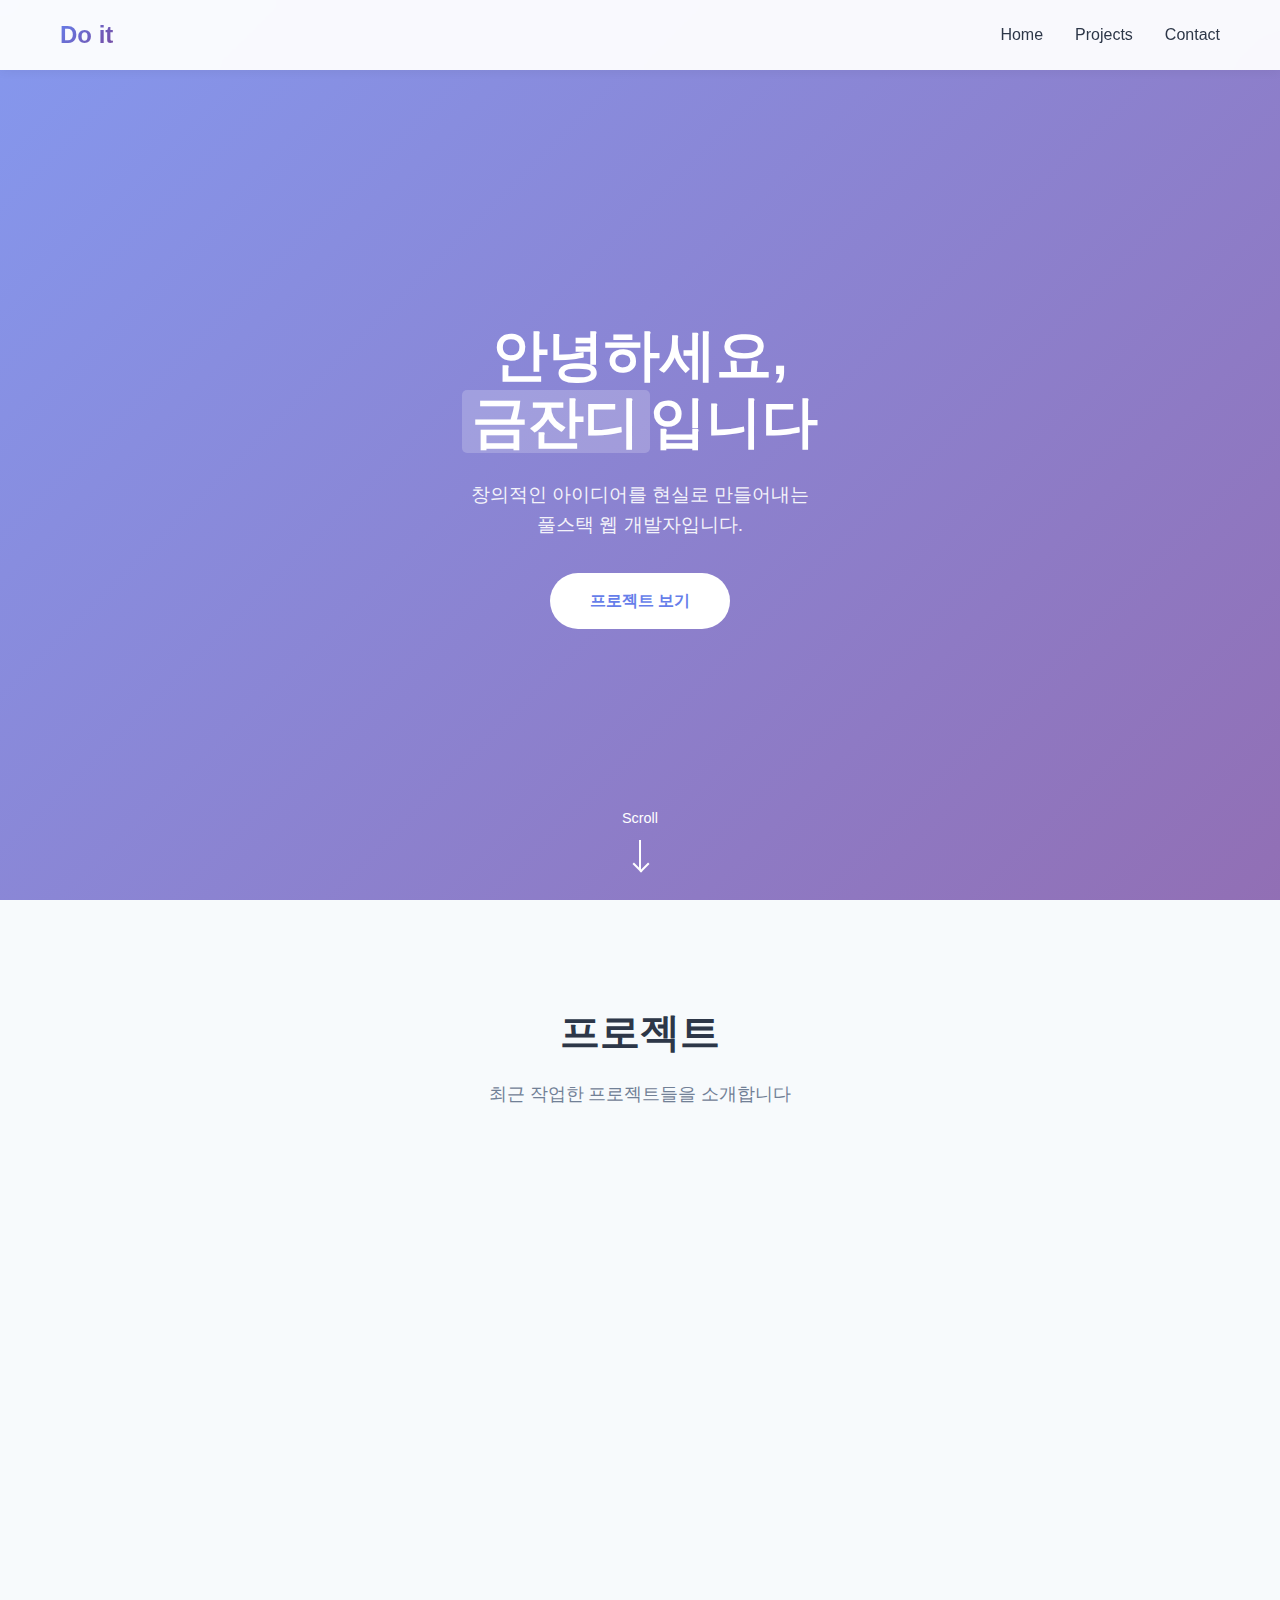
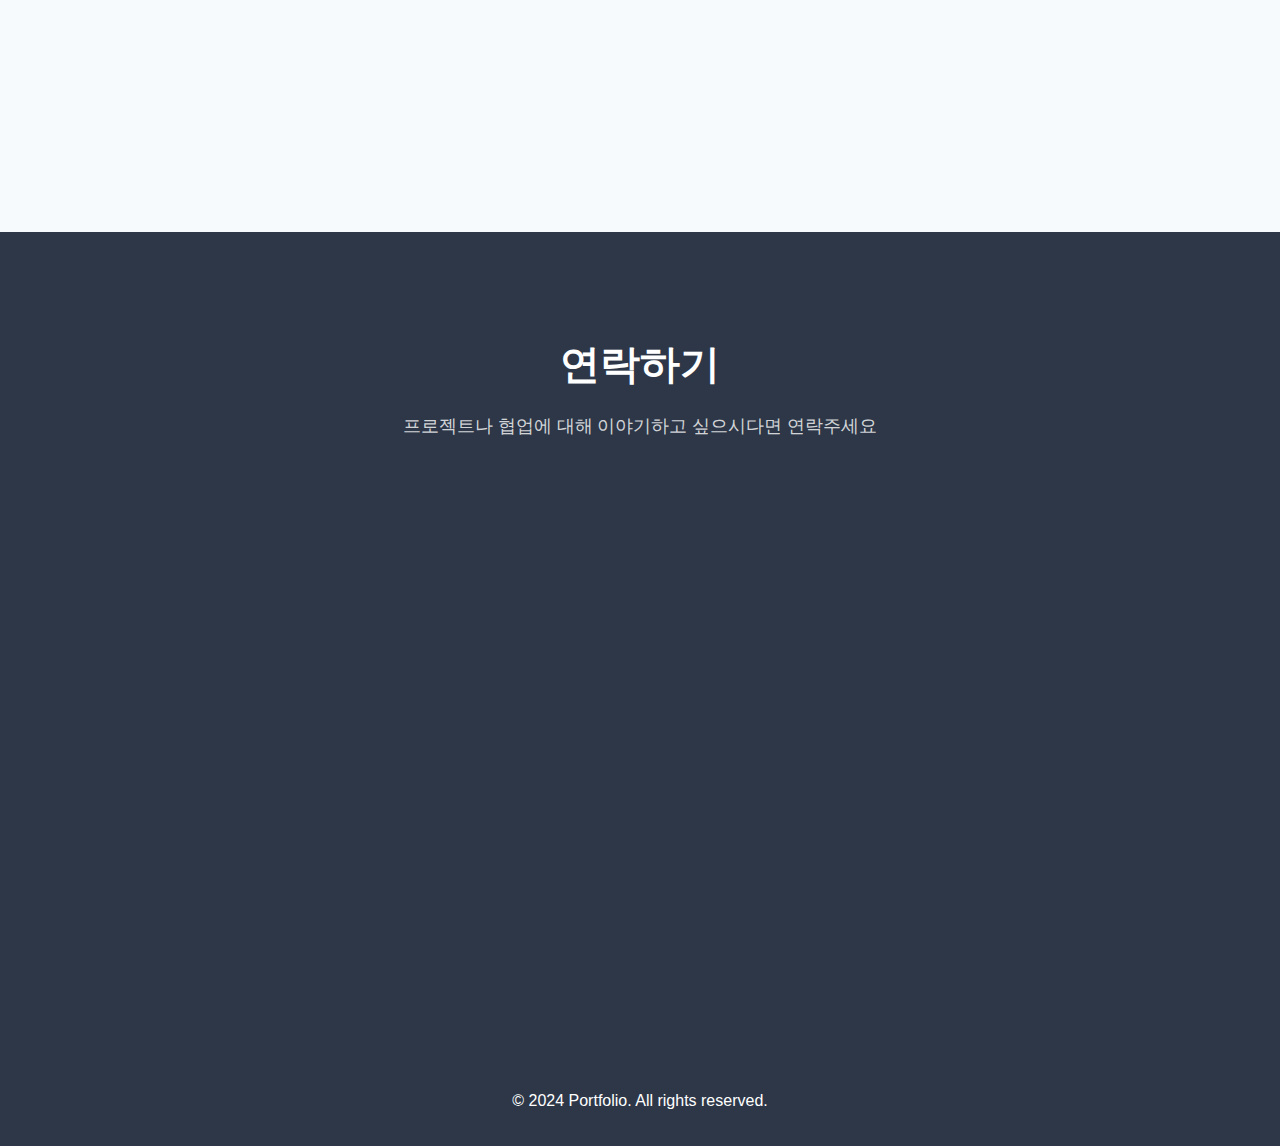
<file: index.html>
<!DOCTYPE html>
<html lang="ko">
<head>
    <meta charset="UTF-8">
    <meta name="viewport" content="width=device-width, initial-scale=1.0">
    <title>Portfolio - 개발자 포트폴리오</title>
    <link rel="stylesheet" href="style.css">
</head>
<body>
    <!-- 네비게이션 -->
    <nav class="navbar">
        <div class="container">
            <div class="nav-wrapper">
                <div class="logo">
                    <a href="#home">Do it</a>
                </div>
                <ul class="nav-menu" id="navMenu">
                    <li><a href="#home" class="nav-link">Home</a></li>
                    <li><a href="#projects" class="nav-link">Projects</a></li>
                    <li><a href="#contact" class="nav-link">Contact</a></li>
                </ul>
                <button class="hamburger" id="hamburger">
                    <span></span>
                    <span></span>
                    <span></span>
                </button>
            </div>
        </div>
    </nav>

    <!-- 히어로 섹션 -->
    <section id="home" class="hero">
        <div class="hero-background"></div>
        <div class="hero-content">
            <div class="hero-text">
                <h1 class="hero-title">
                    안녕하세요,<br>
                    <span class="highlight">금잔디</span>입니다
                </h1>
                <p class="hero-description">
                    창의적인 아이디어를 현실로 만들어내는<br>
                    풀스택 웹 개발자입니다.
                </p>
                <a href="#projects" class="cta-button">프로젝트 보기</a>
            </div>
        </div>
        <div class="scroll-indicator">
            <span>Scroll</span>
            <div class="scroll-arrow"></div>
        </div>
    </section>

    <!-- 프로젝트 섹션 -->
    <section id="projects" class="projects">
        <div class="container">
            <h2 class="section-title">프로젝트</h2>
            <p class="section-subtitle">최근 작업한 프로젝트들을 소개합니다</p>
            
            <div class="projects-grid">
                <div class="project-card">
                    <div class="project-image">
                        <div class="project-placeholder project-1"></div>
                    </div>
                    <div class="project-content">
                        <h3 class="project-title">E-Commerce Platform</h3>
                        <p class="project-description">
                            React와 Node.js를 활용한 풀스택 전자상거래 플랫폼입니다. 
                            사용자 인증, 결제 시스템, 상품 관리 기능을 구현했습니다.
                        </p>
                        <div class="project-tags">
                            <span class="tag">React</span>
                            <span class="tag">Node.js</span>
                            <span class="tag">MongoDB</span>
                        </div>
                        <a href="#" class="project-link">자세히 보기 →</a>
                    </div>
                </div>

                <div class="project-card">
                    <div class="project-image">
                        <div class="project-placeholder project-2"></div>
                    </div>
                    <div class="project-content">
                        <h3 class="project-title">Task Management App</h3>
                        <p class="project-description">
                            팀 협업을 위한 태스크 관리 애플리케이션입니다. 
                            실시간 업데이트, 드래그 앤 드롭 기능을 제공합니다.
                        </p>
                        <div class="project-tags">
                            <span class="tag">Vue.js</span>
                            <span class="tag">Firebase</span>
                            <span class="tag">TypeScript</span>
                        </div>
                        <a href="#" class="project-link">자세히 보기 →</a>
                    </div>
                </div>

                <div class="project-card">
                    <div class="project-image">
                        <div class="project-placeholder project-3"></div>
                    </div>
                    <div class="project-content">
                        <h3 class="project-title">Weather Dashboard</h3>
                        <p class="project-description">
                            실시간 날씨 정보를 제공하는 대시보드입니다. 
                            여러 도시의 날씨를 한눈에 확인할 수 있습니다.
                        </p>
                        <div class="project-tags">
                            <span class="tag">JavaScript</span>
                            <span class="tag">API</span>
                            <span class="tag">CSS3</span>
                        </div>
                        <a href="#" class="project-link">자세히 보기 →</a>
                    </div>
                </div>
            </div>
        </div>
    </section>

    <!-- Contact 섹션 -->
    <section id="contact" class="contact">
        <div class="container">
            <h2 class="section-title">연락하기</h2>
            <p class="section-subtitle">프로젝트나 협업에 대해 이야기하고 싶으시다면 연락주세요</p>
            
            <div class="contact-wrapper">
                <div class="contact-info">
                    <div class="info-item">
                        <div class="info-icon">📧</div>
                        <div class="info-content">
                            <h3>Email</h3>
                            <p>contact@portfolio.com</p>
                        </div>
                    </div>
                    <div class="info-item">
                        <div class="info-icon">📱</div>
                        <div class="info-content">
                            <h3>Phone</h3>
                            <p>010-1234-5678</p>
                        </div>
                    </div>
                    <div class="info-item">
                        <div class="info-icon">📍</div>
                        <div class="info-content">
                            <h3>Location</h3>
                            <p>Seoul, South Korea</p>
                        </div>
                    </div>
                </div>

                <form class="contact-form" id="contactForm">
                    <div class="form-group">
                        <label for="name">이름</label>
                        <input type="text" id="name" name="name" required>
                    </div>
                    <div class="form-group">
                        <label for="email">이메일</label>
                        <input type="email" id="email" name="email" required>
                    </div>
                    <div class="form-group">
                        <label for="message">메시지</label>
                        <textarea id="message" name="message" rows="5" required></textarea>
                    </div>
                    <button type="submit" class="submit-btn">메시지 보내기</button>
                </form>
            </div>
        </div>
    </section>

    <!-- 푸터 -->
    <footer class="footer">
        <div class="container">
            <p>&copy; 2024 Portfolio. All rights reserved.</p>
        </div>
    </footer>

    <script src="script.js"></script>
</body>
</html>
</file>
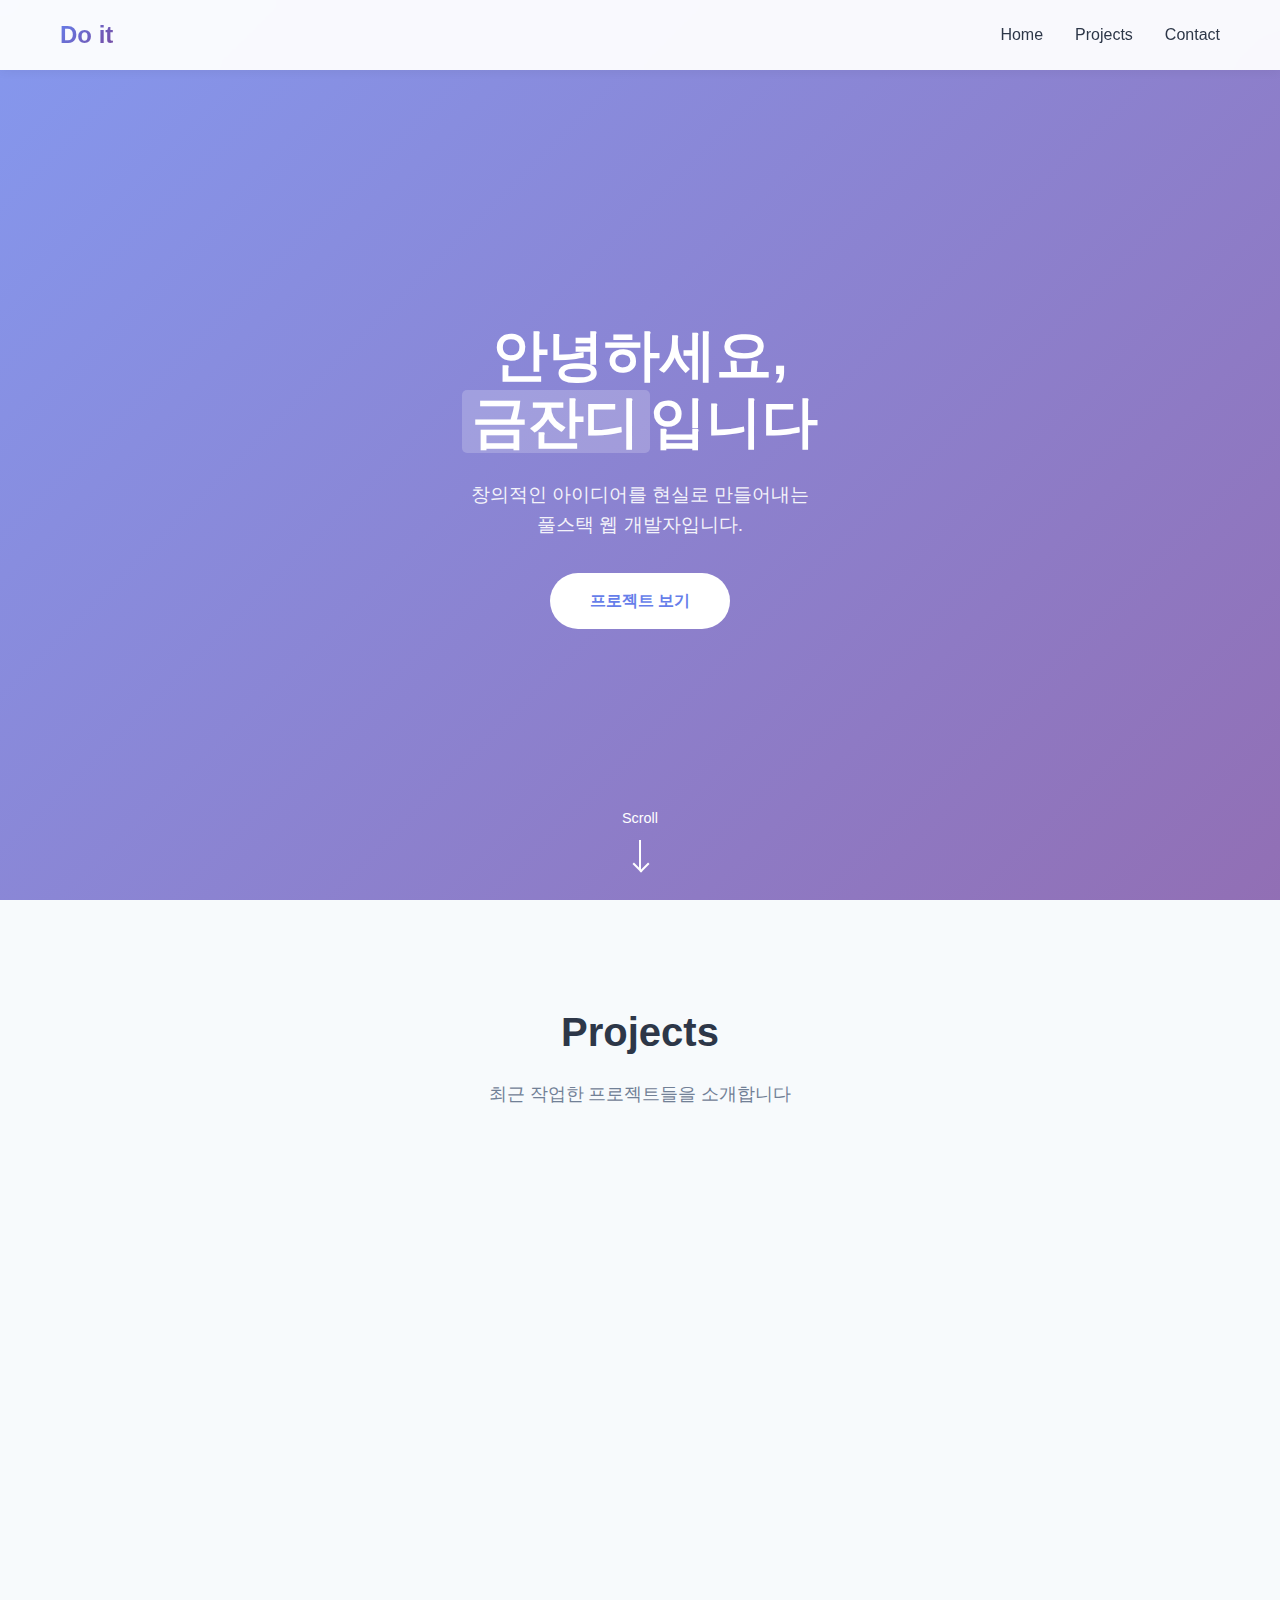
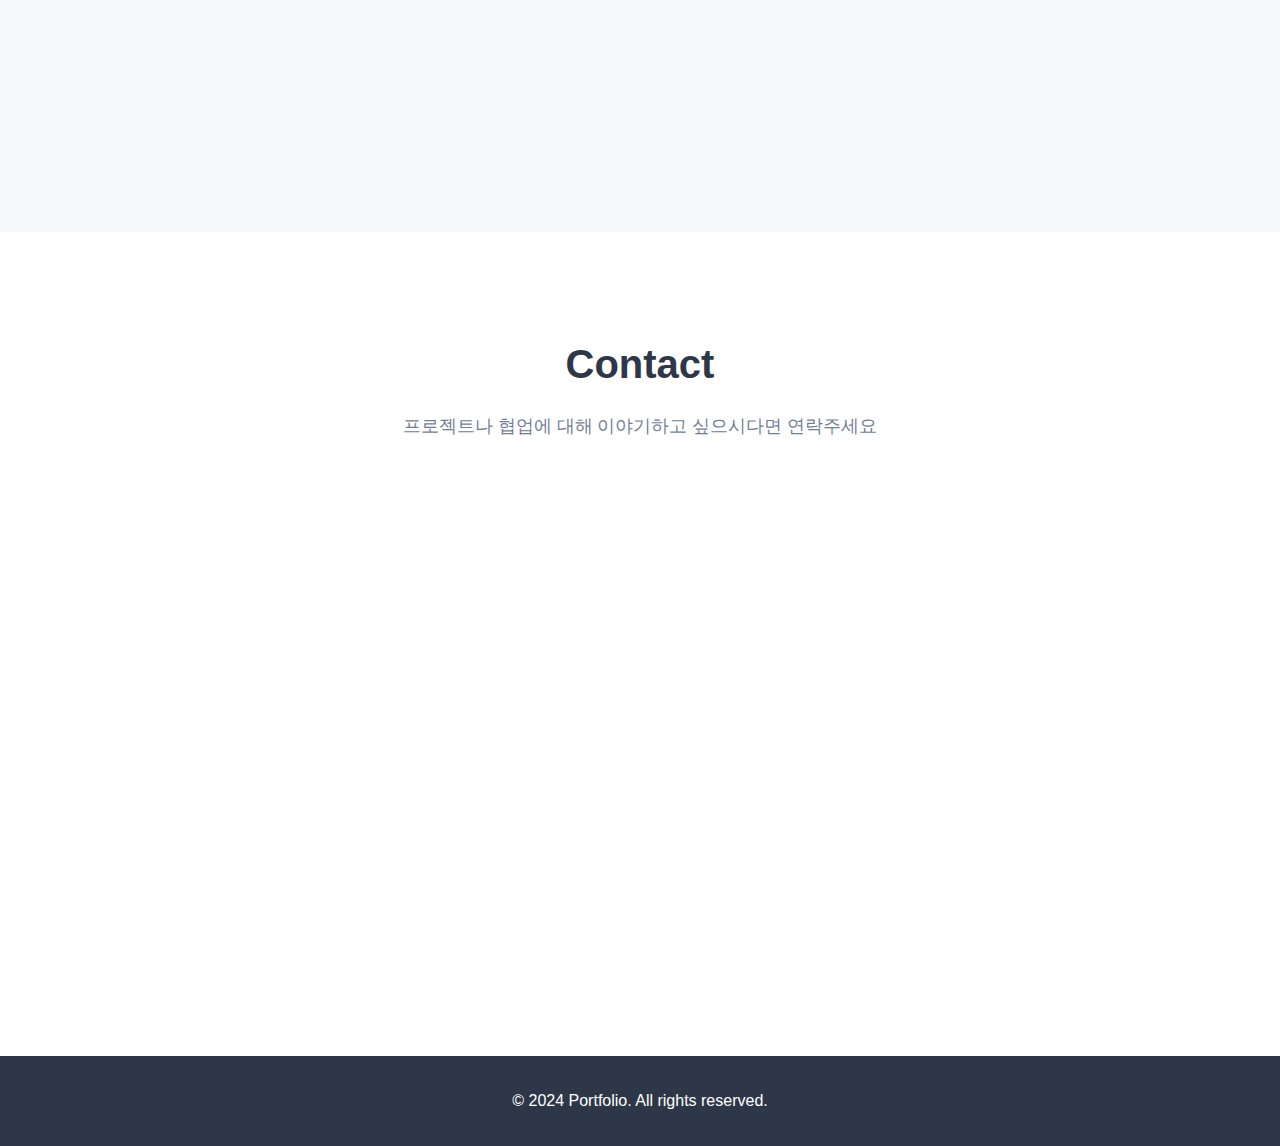
<file: portfolio/index.html>
<!DOCTYPE html>
<html lang="ko">
<head>
    <meta charset="UTF-8">
    <meta name="viewport" content="width=device-width, initial-scale=1.0">
    <title>Portfolio - 개발자 포트폴리오</title>
    <link rel="stylesheet" href="style.css">
</head>
<body>
    <!-- 네비게이션 -->
    <nav class="navbar">
        <div class="container">
            <div class="nav-wrapper">
                <div class="logo">
                    <a href="#home">Do it</a>
                </div>
                <ul class="nav-menu" id="navMenu">
                    <li><a href="#home" class="nav-link">Home</a></li>
                    <li><a href="#projects" class="nav-link">Projects</a></li>
                    <li><a href="#contact" class="nav-link">Contact</a></li>
                </ul>
                <button class="hamburger" id="hamburger">
                    <span></span>
                    <span></span>
                    <span></span>
                </button>
            </div>
        </div>
    </nav>

    <!-- 히어로 섹션 -->
    <section id="home" class="hero">
        <div class="hero-background"></div>
        <div class="hero-content">
            <div class="hero-text">
                <h1 class="hero-title">
                    안녕하세요,<br>
                    <span class="highlight">금잔디</span>입니다
                </h1>
                <p class="hero-description">
                    창의적인 아이디어를 현실로 만들어내는<br>
                    풀스택 웹 개발자입니다.
                </p>
                <a href="#projects" class="cta-button">프로젝트 보기</a>
            </div>
        </div>
        <div class="scroll-indicator">
            <span>Scroll</span>
            <div class="scroll-arrow"></div>
        </div>
    </section>

    <!-- 프로젝트 섹션 -->
    <section id="projects" class="projects">
        <div class="container">
            <h2 class="section-title">Projects</h2>
            <p class="section-subtitle">최근 작업한 프로젝트들을 소개합니다</p>
            
            <div class="projects-grid">
                <div class="project-card">
                    <div class="project-image">
                        <div class="project-placeholder project-1"></div>
                    </div>
                    <div class="project-content">
                        <h3 class="project-title">E-Commerce Platform</h3>
                        <p class="project-description">
                            React와 Node.js를 활용한 풀스택 전자상거래 플랫폼입니다. 
                            사용자 인증, 결제 시스템, 상품 관리 기능을 구현했습니다.
                        </p>
                        <div class="project-tags">
                            <span class="tag">React</span>
                            <span class="tag">Node.js</span>
                            <span class="tag">MongoDB</span>
                        </div>
                        <a href="#" class="project-link">자세히 보기 →</a>
                    </div>
                </div>

                <div class="project-card">
                    <div class="project-image">
                        <div class="project-placeholder project-2"></div>
                    </div>
                    <div class="project-content">
                        <h3 class="project-title">Task Management App</h3>
                        <p class="project-description">
                            팀 협업을 위한 태스크 관리 애플리케이션입니다. 
                            실시간 업데이트, 드래그 앤 드롭 기능을 제공합니다.
                        </p>
                        <div class="project-tags">
                            <span class="tag">Vue.js</span>
                            <span class="tag">Firebase</span>
                            <span class="tag">TypeScript</span>
                        </div>
                        <a href="#" class="project-link">자세히 보기 →</a>
                    </div>
                </div>

                <div class="project-card">
                    <div class="project-image">
                        <div class="project-placeholder project-3"></div>
                    </div>
                    <div class="project-content">
                        <h3 class="project-title">Weather Dashboard</h3>
                        <p class="project-description">
                            실시간 날씨 정보를 제공하는 대시보드입니다. 
                            여러 도시의 날씨를 한눈에 확인할 수 있습니다.
                        </p>
                        <div class="project-tags">
                            <span class="tag">JavaScript</span>
                            <span class="tag">API</span>
                            <span class="tag">CSS3</span>
                        </div>
                        <a href="#" class="project-link">자세히 보기 →</a>
                    </div>
                </div>
            </div>
        </div>
    </section>

    <!-- Contact 섹션 -->
    <section id="contact" class="contact">
        <div class="container">
            <h2 class="section-title">Contact</h2>
            <p class="section-subtitle">프로젝트나 협업에 대해 이야기하고 싶으시다면 연락주세요</p>
            
            <div class="contact-wrapper">
                <div class="contact-info">
                    <div class="info-item">
                        <div class="info-icon">📧</div>
                        <div class="info-content">
                            <h3>Email</h3>
                            <p>contact@portfolio.com</p>
                        </div>
                    </div>
                    <div class="info-item">
                        <div class="info-icon">📱</div>
                        <div class="info-content">
                            <h3>Phone</h3>
                            <p>010-1234-5678</p>
                        </div>
                    </div>
                    <div class="info-item">
                        <div class="info-icon">📍</div>
                        <div class="info-content">
                            <h3>Location</h3>
                            <p>Seoul, South Korea</p>
                        </div>
                    </div>
                </div>

                <form class="contact-form" id="contactForm">
                    <div class="form-group">
                        <label for="name">이름</label>
                        <input type="text" id="name" name="name" required>
                    </div>
                    <div class="form-group">
                        <label for="email">이메일</label>
                        <input type="email" id="email" name="email" required>
                    </div>
                    <div class="form-group">
                        <label for="message">메시지</label>
                        <textarea id="message" name="message" rows="5" required></textarea>
                    </div>
                    <button type="submit" class="submit-btn">메시지 보내기</button>
                </form>
            </div>
        </div>
    </section>

    <!-- 푸터 -->
    <footer class="footer">
        <div class="container">
            <p>&copy; 2024 Portfolio. All rights reserved.</p>
        </div>
    </footer>

    <script src="script.js"></script>
</body>
</html>
</file>
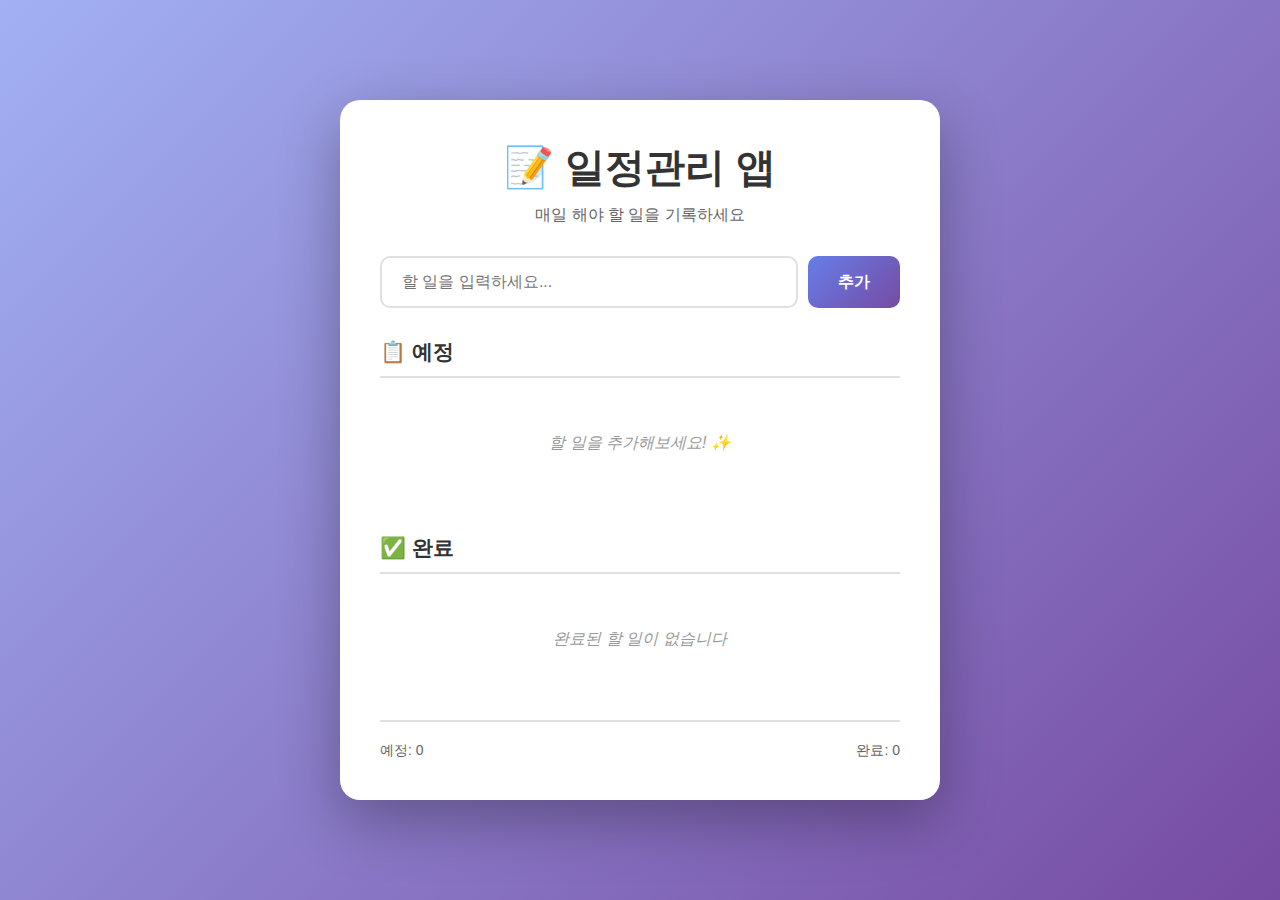
<file: todo-app/index.html>
<!DOCTYPE html>
<html lang="ko">
<head>
    <meta charset="UTF-8">
    <meta name="viewport" content="width=device-width, initial-scale=1.0">
    <title>Todo 앱</title>
    <link rel="stylesheet" href="style.css">
</head>
<body>
    <div class="container">
        <header>
            <h1>📝 일정관리 앱</h1>
            <p class="subtitle">매일 해야 할 일을 기록하세요</p>
        </header>
        
        <div class="input-section">
            <input 
                type="text" 
                id="todoInput" 
                placeholder="할 일을 입력하세요..."
                autocomplete="off"
            >
            <button id="addBtn" class="add-btn">추가</button>
        </div>
        
        <div class="lists-section">
            <div class="list-section">
                <h2 class="list-title">📋 예정</h2>
                <div class="todo-list-container">
                    <ul id="pendingList" class="todo-list"></ul>
                </div>
            </div>
            
            <div class="list-section">
                <h2 class="list-title">✅ 완료</h2>
                <div class="todo-list-container">
                    <ul id="completedList" class="todo-list"></ul>
                </div>
            </div>
        </div>
        
        <div class="stats">
            <span id="pendingCount">예정: 0</span>
            <span id="completedCount">완료: 0</span>
        </div>
    </div>
    
    <script src="script.js"></script>
</body>
</html>
</file>
<file: style.css>
* {
    margin: 0;
    padding: 0;
    box-sizing: border-box;
}

:root {
    --primary-color: #667eea;
    --secondary-color: #764ba2;
    --text-dark: #2d3748;
    --text-light: #718096;
    --bg-light: #f7fafc;
    --white: #ffffff;
    --shadow: 0 10px 30px rgba(0, 0, 0, 0.1);
    --shadow-hover: 0 15px 40px rgba(0, 0, 0, 0.15);
}

html {
    scroll-behavior: smooth;
}

body {
    font-family: 'Segoe UI', Tahoma, Geneva, Verdana, sans-serif;
    color: var(--text-dark);
    line-height: 1.6;
    overflow-x: hidden;
}

.container {
    max-width: 1200px;
    margin: 0 auto;
    padding: 0 20px;
}

/* 네비게이션 */
.navbar {
    position: fixed;
    top: 0;
    left: 0;
    right: 0;
    background: rgba(255, 255, 255, 0.95);
    backdrop-filter: blur(10px);
    box-shadow: 0 2px 10px rgba(0, 0, 0, 0.05);
    z-index: 1000;
    transition: all 0.3s ease;
}

.nav-wrapper {
    display: flex;
    justify-content: space-between;
    align-items: center;
    padding: 1rem 0;
}

.logo a {
    font-size: 1.5rem;
    font-weight: bold;
    color: var(--primary-color);
    text-decoration: none;
    background: linear-gradient(135deg, var(--primary-color), var(--secondary-color));
    -webkit-background-clip: text;
    -webkit-text-fill-color: transparent;
    background-clip: text;
}

.nav-menu {
    display: flex;
    list-style: none;
    gap: 2rem;
}

.nav-link {
    color: var(--text-dark);
    text-decoration: none;
    font-weight: 500;
    transition: color 0.3s ease;
    position: relative;
}

.nav-link:hover {
    color: var(--primary-color);
}

.nav-link::after {
    content: '';
    position: absolute;
    bottom: -5px;
    left: 0;
    width: 0;
    height: 2px;
    background: var(--primary-color);
    transition: width 0.3s ease;
}

.nav-link:hover::after {
    width: 100%;
}

.hamburger {
    display: none;
    flex-direction: column;
    gap: 5px;
    background: none;
    border: none;
    cursor: pointer;
    padding: 5px;
}

.hamburger span {
    width: 25px;
    height: 3px;
    background: var(--text-dark);
    transition: all 0.3s ease;
    border-radius: 3px;
}

/* 히어로 섹션 */
.hero {
    min-height: 100vh;
    display: flex;
    align-items: center;
    justify-content: center;
    padding: 100px 20px 50px;
    position: relative;
    overflow: hidden;
}

.hero-background {
    position: absolute;
    top: 0;
    left: 0;
    width: 100%;
    height: 100%;
    background-image: url('https://images.unsplash.com/photo-1461749280684-dccba630e2f6?ixlib=rb-4.0.3&ixid=M3wxMjA3fDB8MHxwaG90by1wYWdlfHx8fGVufDB8fHx8fA%3D%3D&auto=format&fit=crop&w=2069&q=80');
    background-size: cover;
    background-position: center;
    background-repeat: no-repeat;
    z-index: 0;
}

.hero-background::after {
    content: '';
    position: absolute;
    top: 0;
    left: 0;
    width: 100%;
    height: 100%;
    background: linear-gradient(135deg, rgba(102, 126, 234, 0.8) 0%, rgba(118, 75, 162, 0.8) 100%);
}

.hero-content {
    max-width: 1200px;
    width: 100%;
    display: flex;
    align-items: center;
    justify-content: center;
    position: relative;
    z-index: 1;
}

.hero-text {
    color: white;
    text-align: center;
    max-width: 800px;
}

.hero-title {
    font-size: 3.5rem;
    font-weight: 700;
    line-height: 1.2;
    margin-bottom: 1.5rem;
    animation: fadeInUp 0.8s ease;
}

.highlight {
    background: rgba(255, 255, 255, 0.2);
    padding: 0 10px;
    border-radius: 5px;
}

.hero-description {
    font-size: 1.2rem;
    margin-bottom: 2rem;
    opacity: 0.9;
    animation: fadeInUp 0.8s ease 0.2s both;
}

.cta-button {
    display: inline-block;
    padding: 15px 40px;
    background: white;
    color: var(--primary-color);
    text-decoration: none;
    border-radius: 50px;
    font-weight: 600;
    transition: transform 0.3s ease, box-shadow 0.3s ease;
    animation: fadeInUp 0.8s ease 0.4s both;
}

.cta-button:hover {
    transform: translateY(-3px);
    box-shadow: 0 10px 30px rgba(0, 0, 0, 0.3);
}


.scroll-indicator {
    position: absolute;
    bottom: 30px;
    left: 50%;
    transform: translateX(-50%);
    display: flex;
    flex-direction: column;
    align-items: center;
    gap: 10px;
    color: white;
    font-size: 0.9rem;
    animation: bounce 2s infinite;
}

.scroll-arrow {
    width: 2px;
    height: 30px;
    background: white;
    position: relative;
}

.scroll-arrow::after {
    content: '';
    position: absolute;
    bottom: 0;
    left: -4px;
    width: 10px;
    height: 10px;
    border-right: 2px solid white;
    border-bottom: 2px solid white;
    transform: rotate(45deg);
}

/* 프로젝트 섹션 */
.projects {
    padding: 100px 20px;
    background: var(--bg-light);
}

.section-title {
    font-size: 2.5rem;
    text-align: center;
    margin-bottom: 1rem;
    color: var(--text-dark);
}

.section-subtitle {
    text-align: center;
    color: var(--text-light);
    font-size: 1.1rem;
    margin-bottom: 4rem;
}

.projects-grid {
    display: grid;
    grid-template-columns: repeat(auto-fit, minmax(320px, 1fr));
    gap: 2rem;
    margin-top: 3rem;
}

.project-card {
    background: var(--white);
    border-radius: 20px;
    overflow: hidden;
    box-shadow: var(--shadow);
    transition: transform 0.3s ease, box-shadow 0.3s ease;
    animation: fadeInUp 0.6s ease both;
}

.project-card:nth-child(1) {
    animation-delay: 0.1s;
}

.project-card:nth-child(2) {
    animation-delay: 0.2s;
}

.project-card:nth-child(3) {
    animation-delay: 0.3s;
}

.project-card:hover {
    transform: translateY(-10px);
    box-shadow: var(--shadow-hover);
}

.project-image {
    width: 100%;
    height: 250px;
    overflow: hidden;
    background: linear-gradient(135deg, var(--primary-color), var(--secondary-color));
}

.project-placeholder {
    width: 100%;
    height: 100%;
    display: flex;
    align-items: center;
    justify-content: center;
    color: white;
    font-size: 3rem;
    opacity: 0.8;
    position: relative;
    z-index: 1;
}

.project-1 {
    background-image: url('https://images.unsplash.com/photo-1556740758-90de374c12ad?ixlib=rb-4.0.3&auto=format&fit=crop&w=2070&q=80');
    background-size: cover;
    background-position: center;
    background-repeat: no-repeat;
    position: relative;
}

.project-1::before {
    content: '';
    position: absolute;
    top: 0;
    left: 0;
    width: 100%;
    height: 100%;
    background: linear-gradient(135deg, rgba(102, 126, 234, 0.7) 0%, rgba(118, 75, 162, 0.7) 100%);
}

.project-2 {
    background-image: url('https://images.unsplash.com/photo-1522071820081-009f0129c71c?ixlib=rb-4.0.3&auto=format&fit=crop&w=2070&q=80');
    background-size: cover;
    background-position: center;
    background-repeat: no-repeat;
    position: relative;
}

.project-2::before {
    content: '';
    position: absolute;
    top: 0;
    left: 0;
    width: 100%;
    height: 100%;
    background: linear-gradient(135deg, rgba(240, 147, 251, 0.7) 0%, rgba(245, 87, 108, 0.7) 100%);
}

.project-3 {
    background-image: url('https://images.unsplash.com/photo-1551288049-bebda4e38f71?ixlib=rb-4.0.3&auto=format&fit=crop&w=2070&q=80');
    background-size: cover;
    background-position: center;
    background-repeat: no-repeat;
    position: relative;
}

.project-3::before {
    content: '';
    position: absolute;
    top: 0;
    left: 0;
    width: 100%;
    height: 100%;
    background: linear-gradient(135deg, rgba(79, 172, 254, 0.7) 0%, rgba(0, 242, 254, 0.7) 100%);
}

.project-content {
    padding: 2rem;
}

.project-title {
    font-size: 1.5rem;
    margin-bottom: 1rem;
    color: var(--text-dark);
}

.project-description {
    color: var(--text-light);
    margin-bottom: 1.5rem;
    line-height: 1.8;
}

.project-tags {
    display: flex;
    flex-wrap: wrap;
    gap: 0.5rem;
    margin-bottom: 1.5rem;
}

.tag {
    padding: 5px 15px;
    background: var(--bg-light);
    border-radius: 20px;
    font-size: 0.85rem;
    color: var(--primary-color);
    font-weight: 500;
}

.project-link {
    color: var(--primary-color);
    text-decoration: none;
    font-weight: 600;
    transition: gap 0.3s ease;
    display: inline-flex;
    align-items: center;
    gap: 5px;
}

.project-link:hover {
    gap: 10px;
}

/* Contact 섹션 */
.contact {
    padding: 100px 20px;
    background: var(--text-dark);
}

.contact .section-title {
    color: white;
}

.contact .section-subtitle {
    color: rgba(255, 255, 255, 0.8);
}

.contact-wrapper {
    display: grid;
    grid-template-columns: 1fr 1.5fr;
    gap: 4rem;
    margin-top: 3rem;
}

.contact-info {
    display: flex;
    flex-direction: column;
    gap: 2rem;
}

.info-item {
    display: flex;
    gap: 1.5rem;
    align-items: flex-start;
}

.info-icon {
    font-size: 2rem;
    width: 50px;
    height: 50px;
    display: flex;
    align-items: center;
    justify-content: center;
    background: rgba(255, 255, 255, 0.1);
    border-radius: 10px;
}

.info-content h3 {
    margin-bottom: 0.5rem;
    color: white;
}

.info-content p {
    color: rgba(255, 255, 255, 0.8);
}

.contact-form {
    display: flex;
    flex-direction: column;
    gap: 1.5rem;
}

.form-group {
    display: flex;
    flex-direction: column;
    gap: 0.5rem;
}

.form-group label {
    font-weight: 600;
    color: white;
}

.form-group input,
.form-group textarea {
    padding: 15px;
    border: 2px solid rgba(255, 255, 255, 0.2);
    border-radius: 10px;
    font-size: 1rem;
    font-family: inherit;
    transition: border-color 0.3s ease;
    background: rgba(255, 255, 255, 0.1);
    color: white;
}

.form-group input::placeholder,
.form-group textarea::placeholder {
    color: rgba(255, 255, 255, 0.5);
}

.form-group input:focus,
.form-group textarea:focus {
    outline: none;
    border-color: var(--primary-color);
}

.submit-btn {
    padding: 15px 40px;
    background: linear-gradient(135deg, var(--primary-color), var(--secondary-color));
    color: white;
    border: none;
    border-radius: 50px;
    font-size: 1rem;
    font-weight: 600;
    cursor: pointer;
    transition: transform 0.3s ease, box-shadow 0.3s ease;
    align-self: flex-start;
}

.submit-btn:hover {
    transform: translateY(-3px);
    box-shadow: var(--shadow);
}

/* 푸터 */
.footer {
    background: var(--text-dark);
    color: white;
    text-align: center;
    padding: 2rem 20px;
}

/* 애니메이션 */
@keyframes fadeInUp {
    from {
        opacity: 0;
        transform: translateY(30px);
    }
    to {
        opacity: 1;
        transform: translateY(0);
    }
}

@keyframes fadeIn {
    from {
        opacity: 0;
    }
    to {
        opacity: 1;
    }
}

@keyframes bounce {
    0%, 20%, 50%, 80%, 100% {
        transform: translateX(-50%) translateY(0);
    }
    40% {
        transform: translateX(-50%) translateY(-10px);
    }
    60% {
        transform: translateX(-50%) translateY(-5px);
    }
}

/* 반응형 디자인 */
@media (max-width: 968px) {
    .hero-title {
        font-size: 2.5rem;
    }

    .contact-wrapper {
        grid-template-columns: 1fr;
    }

    .projects-grid {
        grid-template-columns: 1fr;
    }
}

@media (max-width: 768px) {
    .hamburger {
        display: flex;
    }

    .nav-menu {
        position: fixed;
        top: 70px;
        left: -100%;
        flex-direction: column;
        background: white;
        width: 100%;
        text-align: center;
        transition: left 0.3s ease;
        box-shadow: var(--shadow);
        padding: 2rem 0;
        gap: 0;
    }

    .nav-menu.active {
        left: 0;
    }

    .nav-menu li {
        padding: 1rem 0;
    }

    .hero-title {
        font-size: 2rem;
    }

    .hero-description {
        font-size: 1rem;
    }

    .section-title {
        font-size: 2rem;
    }

    .hamburger.active span:nth-child(1) {
        transform: rotate(45deg) translate(5px, 5px);
    }

    .hamburger.active span:nth-child(2) {
        opacity: 0;
    }

    .hamburger.active span:nth-child(3) {
        transform: rotate(-45deg) translate(7px, -6px);
    }
}

@media (max-width: 480px) {
    .hero-title {
        font-size: 1.75rem;
    }

    .cta-button {
        padding: 12px 30px;
        font-size: 0.9rem;
    }

    .project-content {
        padding: 1.5rem;
    }
}
</file>
<file: portfolio/style.css>
* {
    margin: 0;
    padding: 0;
    box-sizing: border-box;
}

:root {
    --primary-color: #667eea;
    --secondary-color: #764ba2;
    --text-dark: #2d3748;
    --text-light: #718096;
    --bg-light: #f7fafc;
    --white: #ffffff;
    --shadow: 0 10px 30px rgba(0, 0, 0, 0.1);
    --shadow-hover: 0 15px 40px rgba(0, 0, 0, 0.15);
}

html {
    scroll-behavior: smooth;
}

body {
    font-family: 'Segoe UI', Tahoma, Geneva, Verdana, sans-serif;
    color: var(--text-dark);
    line-height: 1.6;
    overflow-x: hidden;
}

.container {
    max-width: 1200px;
    margin: 0 auto;
    padding: 0 20px;
}

/* 네비게이션 */
.navbar {
    position: fixed;
    top: 0;
    left: 0;
    right: 0;
    background: rgba(255, 255, 255, 0.95);
    backdrop-filter: blur(10px);
    box-shadow: 0 2px 10px rgba(0, 0, 0, 0.05);
    z-index: 1000;
    transition: all 0.3s ease;
}

.nav-wrapper {
    display: flex;
    justify-content: space-between;
    align-items: center;
    padding: 1rem 0;
}

.logo a {
    font-size: 1.5rem;
    font-weight: bold;
    color: var(--primary-color);
    text-decoration: none;
    background: linear-gradient(135deg, var(--primary-color), var(--secondary-color));
    -webkit-background-clip: text;
    -webkit-text-fill-color: transparent;
    background-clip: text;
}

.nav-menu {
    display: flex;
    list-style: none;
    gap: 2rem;
}

.nav-link {
    color: var(--text-dark);
    text-decoration: none;
    font-weight: 500;
    transition: color 0.3s ease;
    position: relative;
}

.nav-link:hover {
    color: var(--primary-color);
}

.nav-link::after {
    content: '';
    position: absolute;
    bottom: -5px;
    left: 0;
    width: 0;
    height: 2px;
    background: var(--primary-color);
    transition: width 0.3s ease;
}

.nav-link:hover::after {
    width: 100%;
}

.hamburger {
    display: none;
    flex-direction: column;
    gap: 5px;
    background: none;
    border: none;
    cursor: pointer;
    padding: 5px;
}

.hamburger span {
    width: 25px;
    height: 3px;
    background: var(--text-dark);
    transition: all 0.3s ease;
    border-radius: 3px;
}

/* 히어로 섹션 */
.hero {
    min-height: 100vh;
    display: flex;
    align-items: center;
    justify-content: center;
    padding: 100px 20px 50px;
    position: relative;
    overflow: hidden;
}

.hero-background {
    position: absolute;
    top: 0;
    left: 0;
    width: 100%;
    height: 100%;
    background-image: url('https://images.unsplash.com/photo-1551650975-87deedd944c3?ixlib=rb-4.0.3&ixid=M3wxMjA3fDB8MHxwaG90by1wYWdlfHx8fGVufDB8fHx8fA%3D%3D&auto=format&fit=crop&w=1974&q=80');
    background-size: cover;
    background-position: center;
    background-repeat: no-repeat;
    z-index: 0;
}

.hero-background::after {
    content: '';
    position: absolute;
    top: 0;
    left: 0;
    width: 100%;
    height: 100%;
    background: linear-gradient(135deg, rgba(102, 126, 234, 0.8) 0%, rgba(118, 75, 162, 0.8) 100%);
}

.hero-content {
    max-width: 1200px;
    width: 100%;
    display: flex;
    align-items: center;
    justify-content: center;
    position: relative;
    z-index: 1;
}

.hero-text {
    color: white;
    text-align: center;
    max-width: 800px;
}

.hero-title {
    font-size: 3.5rem;
    font-weight: 700;
    line-height: 1.2;
    margin-bottom: 1.5rem;
    animation: fadeInUp 0.8s ease;
}

.highlight {
    background: rgba(255, 255, 255, 0.2);
    padding: 0 10px;
    border-radius: 5px;
}

.hero-description {
    font-size: 1.2rem;
    margin-bottom: 2rem;
    opacity: 0.9;
    animation: fadeInUp 0.8s ease 0.2s both;
}

.cta-button {
    display: inline-block;
    padding: 15px 40px;
    background: white;
    color: var(--primary-color);
    text-decoration: none;
    border-radius: 50px;
    font-weight: 600;
    transition: transform 0.3s ease, box-shadow 0.3s ease;
    animation: fadeInUp 0.8s ease 0.4s both;
}

.cta-button:hover {
    transform: translateY(-3px);
    box-shadow: 0 10px 30px rgba(0, 0, 0, 0.3);
}


.scroll-indicator {
    position: absolute;
    bottom: 30px;
    left: 50%;
    transform: translateX(-50%);
    display: flex;
    flex-direction: column;
    align-items: center;
    gap: 10px;
    color: white;
    font-size: 0.9rem;
    animation: bounce 2s infinite;
}

.scroll-arrow {
    width: 2px;
    height: 30px;
    background: white;
    position: relative;
}

.scroll-arrow::after {
    content: '';
    position: absolute;
    bottom: 0;
    left: -4px;
    width: 10px;
    height: 10px;
    border-right: 2px solid white;
    border-bottom: 2px solid white;
    transform: rotate(45deg);
}

/* 프로젝트 섹션 */
.projects {
    padding: 100px 20px;
    background: var(--bg-light);
}

.section-title {
    font-size: 2.5rem;
    text-align: center;
    margin-bottom: 1rem;
    color: var(--text-dark);
}

.section-subtitle {
    text-align: center;
    color: var(--text-light);
    font-size: 1.1rem;
    margin-bottom: 4rem;
}

.projects-grid {
    display: grid;
    grid-template-columns: repeat(auto-fit, minmax(320px, 1fr));
    gap: 2rem;
    margin-top: 3rem;
}

.project-card {
    background: var(--white);
    border-radius: 20px;
    overflow: hidden;
    box-shadow: var(--shadow);
    transition: transform 0.3s ease, box-shadow 0.3s ease;
    animation: fadeInUp 0.6s ease both;
}

.project-card:nth-child(1) {
    animation-delay: 0.1s;
}

.project-card:nth-child(2) {
    animation-delay: 0.2s;
}

.project-card:nth-child(3) {
    animation-delay: 0.3s;
}

.project-card:hover {
    transform: translateY(-10px);
    box-shadow: var(--shadow-hover);
}

.project-image {
    width: 100%;
    height: 250px;
    overflow: hidden;
    background: linear-gradient(135deg, var(--primary-color), var(--secondary-color));
}

.project-placeholder {
    width: 100%;
    height: 100%;
    display: flex;
    align-items: center;
    justify-content: center;
    color: white;
    font-size: 3rem;
    opacity: 0.8;
}

.project-1 {
    background: linear-gradient(135deg, #667eea 0%, #764ba2 100%);
}

.project-2 {
    background: linear-gradient(135deg, #f093fb 0%, #f5576c 100%);
}

.project-3 {
    background: linear-gradient(135deg, #4facfe 0%, #00f2fe 100%);
}

.project-content {
    padding: 2rem;
}

.project-title {
    font-size: 1.5rem;
    margin-bottom: 1rem;
    color: var(--text-dark);
}

.project-description {
    color: var(--text-light);
    margin-bottom: 1.5rem;
    line-height: 1.8;
}

.project-tags {
    display: flex;
    flex-wrap: wrap;
    gap: 0.5rem;
    margin-bottom: 1.5rem;
}

.tag {
    padding: 5px 15px;
    background: var(--bg-light);
    border-radius: 20px;
    font-size: 0.85rem;
    color: var(--primary-color);
    font-weight: 500;
}

.project-link {
    color: var(--primary-color);
    text-decoration: none;
    font-weight: 600;
    transition: gap 0.3s ease;
    display: inline-flex;
    align-items: center;
    gap: 5px;
}

.project-link:hover {
    gap: 10px;
}

/* Contact 섹션 */
.contact {
    padding: 100px 20px;
    background: var(--white);
}

.contact-wrapper {
    display: grid;
    grid-template-columns: 1fr 1.5fr;
    gap: 4rem;
    margin-top: 3rem;
}

.contact-info {
    display: flex;
    flex-direction: column;
    gap: 2rem;
}

.info-item {
    display: flex;
    gap: 1.5rem;
    align-items: flex-start;
}

.info-icon {
    font-size: 2rem;
    width: 50px;
    height: 50px;
    display: flex;
    align-items: center;
    justify-content: center;
    background: var(--bg-light);
    border-radius: 10px;
}

.info-content h3 {
    margin-bottom: 0.5rem;
    color: var(--text-dark);
}

.info-content p {
    color: var(--text-light);
}

.contact-form {
    display: flex;
    flex-direction: column;
    gap: 1.5rem;
}

.form-group {
    display: flex;
    flex-direction: column;
    gap: 0.5rem;
}

.form-group label {
    font-weight: 600;
    color: var(--text-dark);
}

.form-group input,
.form-group textarea {
    padding: 15px;
    border: 2px solid #e2e8f0;
    border-radius: 10px;
    font-size: 1rem;
    font-family: inherit;
    transition: border-color 0.3s ease;
}

.form-group input:focus,
.form-group textarea:focus {
    outline: none;
    border-color: var(--primary-color);
}

.submit-btn {
    padding: 15px 40px;
    background: linear-gradient(135deg, var(--primary-color), var(--secondary-color));
    color: white;
    border: none;
    border-radius: 50px;
    font-size: 1rem;
    font-weight: 600;
    cursor: pointer;
    transition: transform 0.3s ease, box-shadow 0.3s ease;
    align-self: flex-start;
}

.submit-btn:hover {
    transform: translateY(-3px);
    box-shadow: var(--shadow);
}

/* 푸터 */
.footer {
    background: var(--text-dark);
    color: white;
    text-align: center;
    padding: 2rem 20px;
}

/* 애니메이션 */
@keyframes fadeInUp {
    from {
        opacity: 0;
        transform: translateY(30px);
    }
    to {
        opacity: 1;
        transform: translateY(0);
    }
}

@keyframes fadeIn {
    from {
        opacity: 0;
    }
    to {
        opacity: 1;
    }
}

@keyframes bounce {
    0%, 20%, 50%, 80%, 100% {
        transform: translateX(-50%) translateY(0);
    }
    40% {
        transform: translateX(-50%) translateY(-10px);
    }
    60% {
        transform: translateX(-50%) translateY(-5px);
    }
}

/* 반응형 디자인 */
@media (max-width: 968px) {
    .hero-title {
        font-size: 2.5rem;
    }

    .contact-wrapper {
        grid-template-columns: 1fr;
    }

    .projects-grid {
        grid-template-columns: 1fr;
    }
}

@media (max-width: 768px) {
    .hamburger {
        display: flex;
    }

    .nav-menu {
        position: fixed;
        top: 70px;
        left: -100%;
        flex-direction: column;
        background: white;
        width: 100%;
        text-align: center;
        transition: left 0.3s ease;
        box-shadow: var(--shadow);
        padding: 2rem 0;
        gap: 0;
    }

    .nav-menu.active {
        left: 0;
    }

    .nav-menu li {
        padding: 1rem 0;
    }

    .hero-title {
        font-size: 2rem;
    }

    .hero-description {
        font-size: 1rem;
    }

    .section-title {
        font-size: 2rem;
    }

    .hamburger.active span:nth-child(1) {
        transform: rotate(45deg) translate(5px, 5px);
    }

    .hamburger.active span:nth-child(2) {
        opacity: 0;
    }

    .hamburger.active span:nth-child(3) {
        transform: rotate(-45deg) translate(7px, -6px);
    }
}

@media (max-width: 480px) {
    .hero-title {
        font-size: 1.75rem;
    }

    .cta-button {
        padding: 12px 30px;
        font-size: 0.9rem;
    }

    .project-content {
        padding: 1.5rem;
    }
}
</file>
<file: todo-app/style.css>
* {
    margin: 0;
    padding: 0;
    box-sizing: border-box;
}

body {
    font-family: 'Segoe UI', Tahoma, Geneva, Verdana, sans-serif;
    background: linear-gradient(135deg, #a2b1f3 0%, #764ba2 100%);
    min-height: 100vh;
    display: flex;
    justify-content: center;
    align-items: center;
    padding: 20px;
}

.container {
    background: white;
    border-radius: 20px;
    box-shadow: 0 20px 60px rgba(0, 0, 0, 0.3);
    width: 100%;
    max-width: 600px;
    padding: 40px;
}

header {
    text-align: center;
    margin-bottom: 30px;
}

header h1 {
    color: #333;
    font-size: 2.5em;
    margin-bottom: 10px;
}

.subtitle {
    color: #666;
    font-size: 1em;
}

.input-section {
    display: flex;
    gap: 10px;
    margin-bottom: 30px;
}

#todoInput {
    flex: 1;
    padding: 15px 20px;
    border: 2px solid #e0e0e0;
    border-radius: 10px;
    font-size: 16px;
    outline: none;
    transition: border-color 0.3s;
}

#todoInput:focus {
    border-color: #667eea;
}

.add-btn {
    padding: 15px 30px;
    background: linear-gradient(135deg, #667eea 0%, #764ba2 100%);
    color: white;
    border: none;
    border-radius: 10px;
    font-size: 16px;
    font-weight: bold;
    cursor: pointer;
    transition: transform 0.2s, box-shadow 0.2s;
}

.add-btn:hover {
    transform: translateY(-2px);
    box-shadow: 0 5px 15px rgba(102, 126, 234, 0.4);
}

.add-btn:active {
    transform: translateY(0);
}

.lists-section {
    display: flex;
    flex-direction: column;
    gap: 30px;
    margin-bottom: 20px;
}

.list-section {
    flex: 1;
}

.list-title {
    color: #333;
    font-size: 1.3em;
    margin-bottom: 15px;
    padding-bottom: 10px;
    border-bottom: 2px solid #e0e0e0;
}

.todo-list-container {
    max-height: 300px;
    overflow-y: auto;
    margin-bottom: 10px;
}

.todo-list {
    list-style: none;
}

.todo-item {
    display: flex;
    align-items: center;
    gap: 15px;
    padding: 15px;
    margin-bottom: 10px;
    background: #f8f9fa;
    border-radius: 10px;
    transition: background 0.3s, transform 0.2s;
    animation: slideIn 0.3s ease-out;
}

@keyframes slideIn {
    from {
        opacity: 0;
        transform: translateX(-20px);
    }
    to {
        opacity: 1;
        transform: translateX(0);
    }
}

@keyframes slideOut {
    from {
        opacity: 1;
        transform: translateX(0);
    }
    to {
        opacity: 0;
        transform: translateX(20px);
    }
}

.todo-item:hover {
    background: #e9ecef;
    transform: translateX(5px);
}

.todo-item.completed {
    opacity: 0.7;
}

.todo-checkbox {
    width: 20px;
    height: 20px;
    cursor: pointer;
    accent-color: #667eea;
}

.todo-text {
    flex: 1;
    font-size: 16px;
    color: #333;
    word-break: break-word;
}

.todo-text.completed {
    text-decoration: line-through;
    color: #999;
}

.delete-btn {
    padding: 8px 15px;
    background: #ff6b6b;
    color: white;
    border: none;
    border-radius: 8px;
    font-size: 14px;
    cursor: pointer;
    transition: background 0.3s, transform 0.2s;
}

.delete-btn:hover {
    background: #ff5252;
    transform: scale(1.05);
}

.delete-btn:active {
    transform: scale(0.95);
}

.stats {
    display: flex;
    justify-content: space-between;
    padding-top: 20px;
    border-top: 2px solid #e0e0e0;
    color: #666;
    font-size: 14px;
}

#pendingList:empty::before {
    content: "할 일을 추가해보세요! ✨";
    display: block;
    text-align: center;
    color: #999;
    padding: 40px 20px;
    font-style: italic;
}

#completedList:empty::before {
    content: "완료된 할 일이 없습니다";
    display: block;
    text-align: center;
    color: #999;
    padding: 40px 20px;
    font-style: italic;
}

/* 스크롤바 스타일링 */
.todo-list-container::-webkit-scrollbar {
    width: 8px;
}

.todo-list-container::-webkit-scrollbar-track {
    background: #f1f1f1;
    border-radius: 10px;
}

.todo-list-container::-webkit-scrollbar-thumb {
    background: #667eea;
    border-radius: 10px;
}

.todo-list-container::-webkit-scrollbar-thumb:hover {
    background: #764ba2;
}
</file>
